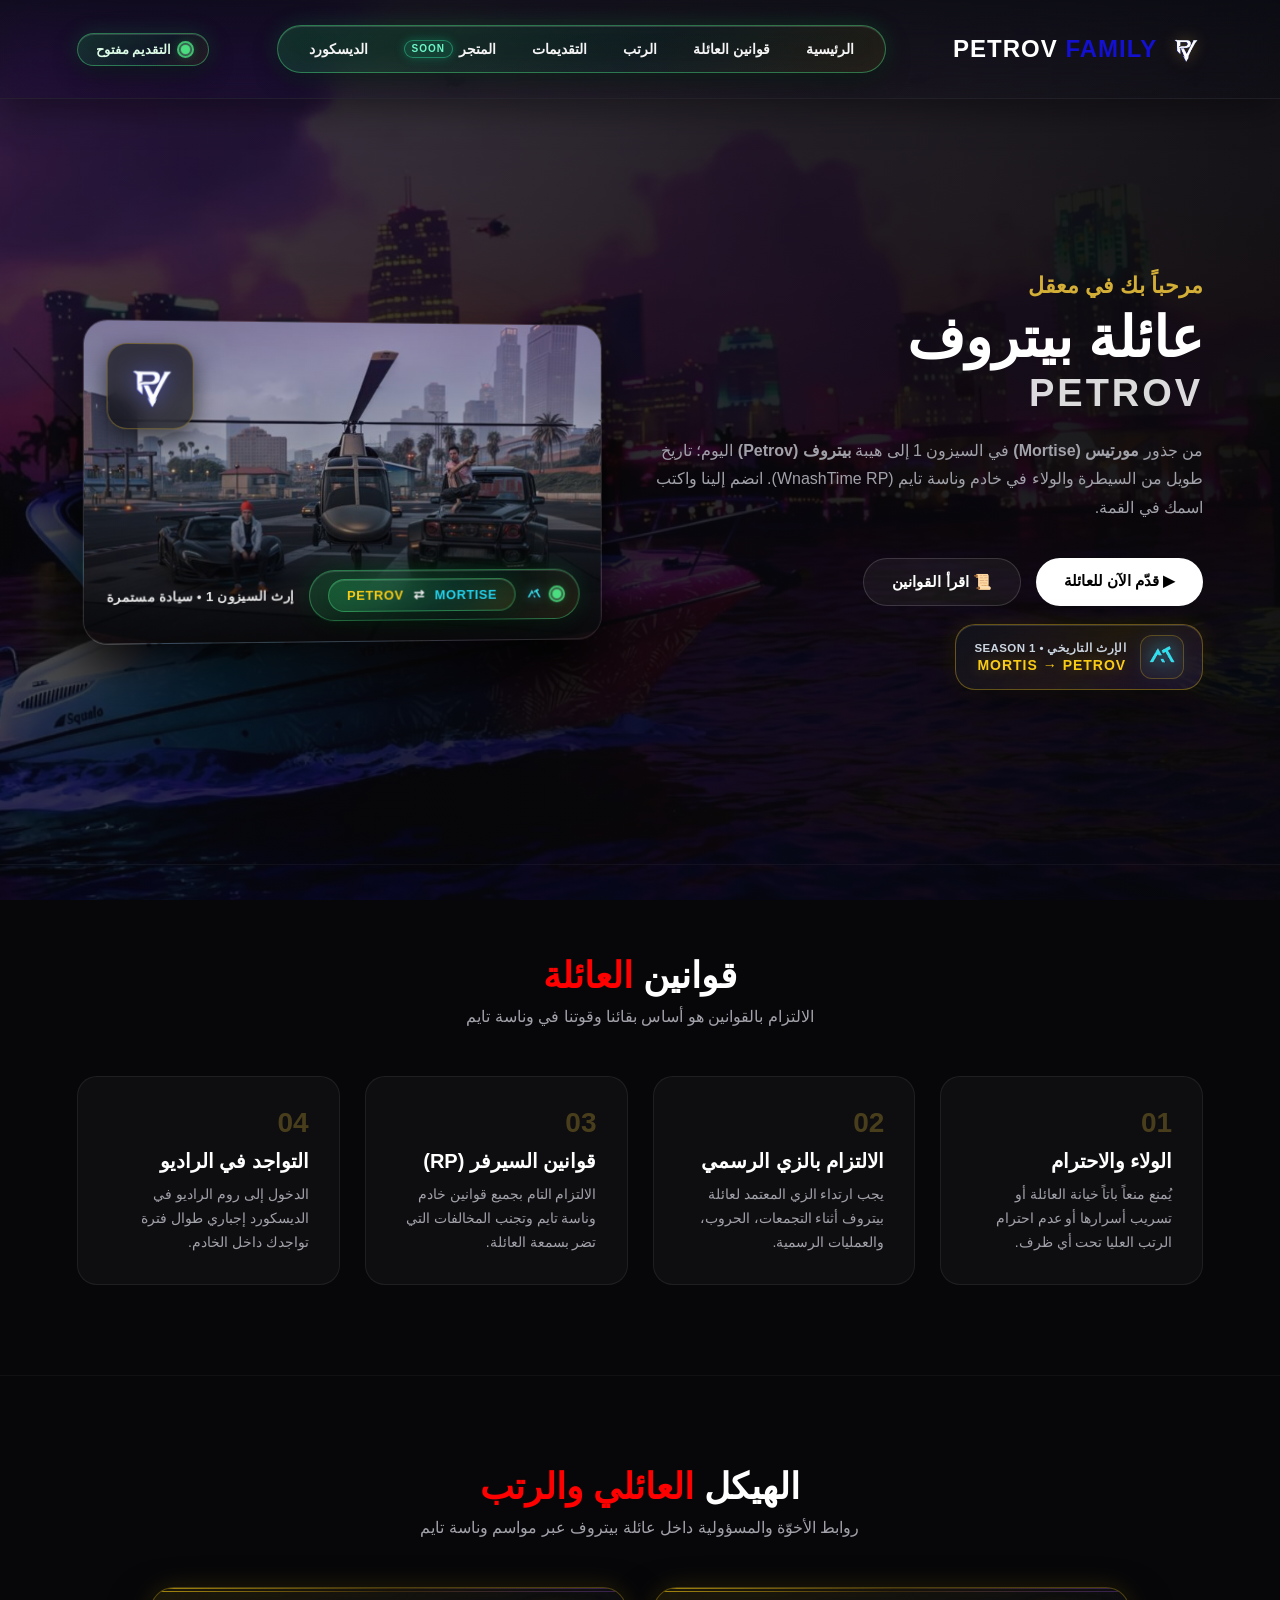
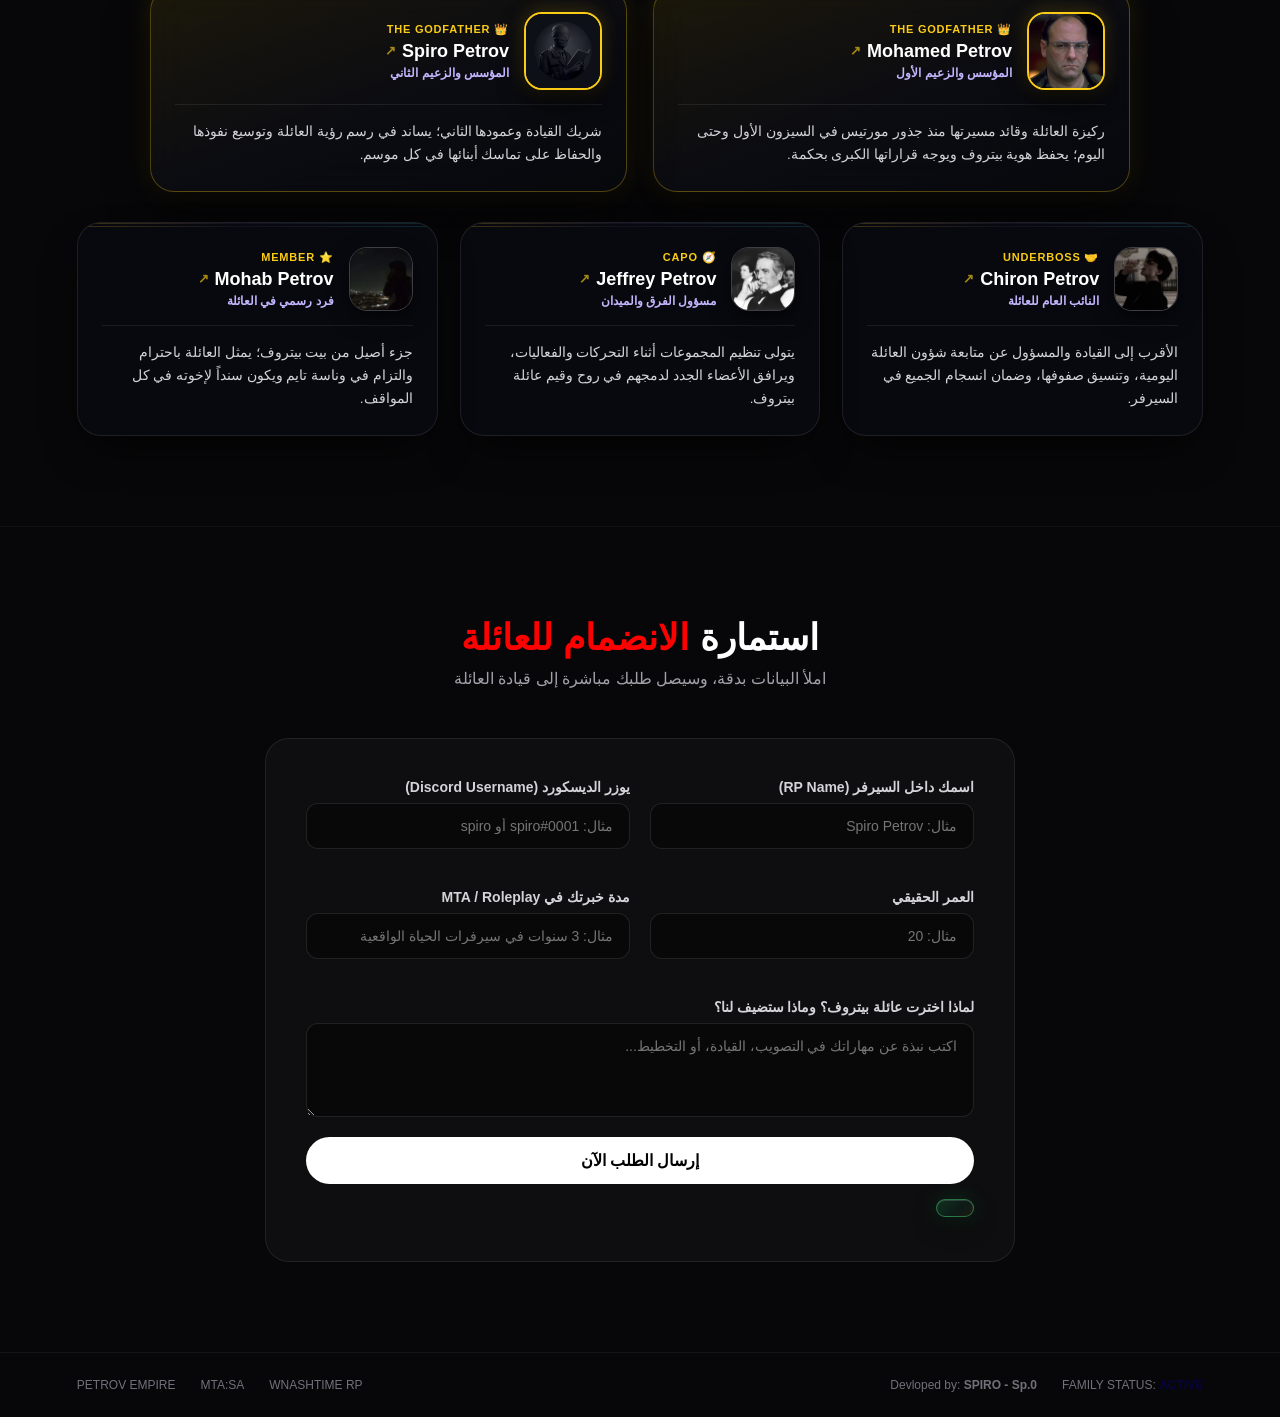
<file: index.html>
<!DOCTYPE html>
<html lang="ar" dir="rtl">
<head>
    <meta charset="UTF-8">
    <meta name="viewport" content="width=device-width, initial-scale=1.0">
    <title>Petrov Family | وناسة تايم</title>
    <link rel="icon" type="image/png" href="logo.png">
<link rel="shortcut icon" type="image/png" href="logo.png">
    <link rel="stylesheet" href="style.css?v=5">
</head>
<body>

    <!-- الشريط العلوي -->
    <header class="navbar">
        <div class="logo" style="display: flex; align-items: center; gap: 10px;">
            <img src="logo.png" alt="PV" style="height: 36px; filter: drop-shadow(0 0 8px rgba(212,175,55,0.4));">
            <div>PETROV <span>FAMILY</span></div>
        </div>
        <nav class="nav-pill">
            <a href="#home">الرئيسية</a>
            <a href="#rules">قوانين العائلة</a>
            <a href="#ranks">الرتب</a>
            <a href="#apply">التقديمات</a>
<a href="store.html" class="nav-store-link">المتجر <span class="nav-soon-badge">SOON</span></a>
            <a href="https://discord.gg/SfunzUr9v4" target="_blank">الديسكورد</a>
        </nav>

        <div class="status-badge">
            <span class="dot"></span> التقديم مفتوح
        </div>
    </header>

    <!-- الواجهة الرئيسية -->
    <section id="home" class="hero">
        <div class="hero-content">
            <p class="subtitle">مرحباً بك في معقل</p>
            <h1 class="title">عائلة بيتروف <span>PETROV</span></h1>
  <p class="description">
    من جذور <strong>مورتيس (Mortise)</strong> في السيزون 1 إلى هيبة <strong>بيتروف (Petrov)</strong> اليوم؛ 
    تاريخ طويل من السيطرة والولاء في خادم وناسة تايم (WnashTime RP). انضم إلينا واكتب اسمك في القمة.
</p>
            <div class="buttons">
                <a href="#apply" class="btn btn-primary">▶ قدّم الآن للعائلة</a>
                <a href="#rules" class="btn btn-secondary">📜 اقرأ القوانين</a>
            </div>
            <!-- شارة إرث مورتيس الإبداعية -->
            <div class="legacy-badge">
                <img src="Mortise-LOGO.png" alt="Mortis Legacy Logo">
                <div class="legacy-text">
                    <span>الإرث التاريخي • SEASON 1</span>
                    <strong>MORTIS → PETROV</strong>
                </div>
            </div>
        </div>

        <!-- القسم الأيسر: البطاقة السينمائية لليخت + شعار العائلة -->
        <div class="hero-media">
            <div class="media-card">
                <img src="yacht.jpg" alt="Petrov Family Yacht" class="bg-scene">
                <div class="media-overlay"></div>
                
                <!-- شعار PV العائم فوق المشهد -->
                <div class="floating-emblem">
                    <img src="logo.png" alt="PV Logo">
                </div>

                <!-- شريط معلومات أسفل البطاقة -->
<div class="media-caption">
    <div class="animated-legacy-pill">
        <span class="pulse-dot"></span>
        <img src="Mortise-LOGO.png" alt="Mortis" class="mini-mortis-logo">
        <div class="pill-labels">
            <span class="old-name">MORTISE</span>
            <span class="arrow-anim">⇄</span>
            <span class="new-name">PETROV</span>
        </div>
    </div>
    <p class="caption-short">إرث السيزون 1 • سيادة مستمرة</p>
</div>
    </section>

    <!-- قسم قوانين العائلة -->
    <section id="rules" class="section">
        <div class="section-header">
            <h2>قوانين <span>العائلة</span></h2>
            <p>الالتزام بالقوانين هو أساس بقائنا وقوتنا في وناسة تايم</p>
        </div>
        <div class="cards-grid">
            <div class="card">
                <span class="card-num">01</span>
                <h3>الولاء والاحترام</h3>
                <p>يُمنع منعاً باتاً خيانة العائلة أو تسريب أسرارها أو عدم احترام الرتب العليا تحت أي ظرف.</p>
            </div>
            <div class="card">
                <span class="card-num">02</span>
                <h3>الالتزام بالزي الرسمي</h3>
                <p>يجب ارتداء الزي المعتمد لعائلة بيتروف أثناء التجمعات، الحروب، والعمليات الرسمية.</p>
            </div>
            <div class="card">
                <span class="card-num">03</span>
                <h3>قوانين السيرفر (RP)</h3>
                <p>الالتزام التام بجميع قوانين خادم وناسة تايم وتجنب المخالفات التي تضر بسمعة العائلة.</p>
            </div>
            <div class="card">
                <span class="card-num">04</span>
                <h3>التواجد في الراديو</h3>
                <p>الدخول إلى روم الراديو في الديسكورد إجباري طوال فترة تواجدك داخل الخادم.</p>
            </div>
        </div>
    </section>

    <!-- قسم الرتب والقيادة -->
    <section id="ranks" class="section">
        <div class="section-header">
            <h2>الهيكل <span>العائلي والرتب</span></h2>
            <p>روابط الأخوّة والمسؤولية داخل عائلة بيتروف عبر مواسم وناسة تايم</p>
        </div>

        <!-- الصف الأول: الزعيمان (في القمة) -->
        <div class="leaders-grid">
            <!-- الزعيم الأول -->
            <div class="rank-card gold">
                <div class="rank-top">
                    <img src="godfather1.jpg" alt="The Godfather 1" class="rank-avatar">
                    <div class="rank-identity">
                        <span class="rank-badge">👑 THE GODFATHER</span>
<h3><a href="https://discord.com/users/948991733897777154" target="_blank" class="member-link">Mohamed Petrov <span class="link-arrow">↗</span></a></h3>                        <span class="rank-role-ar">المؤسس والزعيم الأول</span>
                    </div>
                </div>
                <p>ركيزة العائلة وقائد مسيرتها منذ جذور مورتيس في السيزون الأول وحتى اليوم؛ يحفظ هوية بيتروف ويوجه قراراتها الكبرى بحكمة.</p>
            </div>

            <!-- الزعيم الثاني -->
            <div class="rank-card gold">
                <div class="rank-top">
                    <img src="godfather2.jpg" alt="The Godfather 2" class="rank-avatar">
<div class="rank-identity">
    <span class="rank-badge">👑 THE GODFATHER</span>
<h3>
    <a href="https://discord.com/users/638713412532043797" target="_blank" class="member-link">
        Spiro Petrov <span class="link-arrow">↗</span>
    </a>
</h3>    <span class="rank-role-ar">المؤسس والزعيم الثاني</span>
</div>
                </div>
                <p>شريك القيادة وعمودها الثاني؛ يساند في رسم رؤية العائلة وتوسيع نفوذها والحفاظ على تماسك أبنائها في كل موسم.</p>
            </div>
        </div>

        <!-- الصف الثاني: بقية رتب العائلة -->
        <div class="ranks-grid">
            <!-- رتبة النائب -->
            <div class="rank-card">
                <div class="rank-top">
 <img src="underboss.jpg" alt="Underboss" class="rank-avatar">
<div class="rank-identity">
    <span class="rank-badge">🤝 UNDERBOSS</span>
<h3>
    <a href="https://discord.com/users/1251290637790347307" target="_blank" class="member-link">
        Chiron Petrov <span class="link-arrow">↗</span>
    </a>
</h3>    <span class="rank-role-ar">النائب العام للعائلة</span>
</div>
                </div>
                <p>الأقرب إلى القيادة والمسؤول عن متابعة شؤون العائلة اليومية، وتنسيق صفوفها، وضمان انسجام الجميع في السيرفر.</p>
            </div>

            <!-- رتبة قائد ميداني -->
            <div class="rank-card">
                <div class="rank-top">
                    <img src="capo.jpg" alt="Capo" class="rank-avatar">
                    <div class="rank-identity">
                        <span class="rank-badge">🧭 CAPO</span>
<h3>
    <a href="https://discord.com/users/895732342478487562" target="_blank" class="member-link">
        Jeffrey Petrov <span class="link-arrow">↗</span>
    </a>
</h3>                        <span class="rank-role-ar">مسؤول الفرق والميدان</span>
                    </div>
                </div>
                <p>يتولى تنظيم المجموعات أثناء التحركات والفعاليات، ويرافق الأعضاء الجدد لدمجهم في روح وقيم عائلة بيتروف.</p>
            </div>

            <!-- رتبة عضو رسمي -->
            <div class="rank-card">
                <div class="rank-top">
                    <img src="soldier.jpg" alt="Soldier" class="rank-avatar">
                    <div class="rank-identity">
                        <span class="rank-badge">⭐ MEMBER</span>
<h3>
    <a href="https://discord.com/users/822211211118116884" target="_blank" class="member-link">
        Mohab Petrov <span class="link-arrow">↗</span>
    </a>
</h3>                        <span class="rank-role-ar">فرد رسمي في العائلة</span>
                    </div>
                </div>
                <p>جزء أصيل من بيت بيتروف؛ يمثل العائلة باحترام والتزام في وناسة تايم ويكون سنداً لإخوته في كل المواقف.</p>
            </div>
        </div>
    </section>

    <!-- قسم التقديم التفاعلي -->
    <section id="apply" class="section">
        <div class="section-header">
            <h2>استمارة <span>الانضمام للعائلة</span></h2>
            <p>املأ البيانات بدقة، وسيصل طلبك مباشرة إلى قيادة العائلة</p>
        </div>

        <form id="applicationForm" class="apply-form">
            <div class="form-row">
                <div class="input-group">
                    <label>اسمك داخل السيرفر (RP Name)</label>
                    <input type="text" id="rpName" placeholder="مثال: Spiro Petrov" required>
                </div>
                <div class="input-group">
                    <label>يوزر الديسكورد (Discord Username)</label>
                    <input type="text" id="discordTag" placeholder="مثال: spiro#0001 أو spiro" required>
                </div>
            </div>

            <div class="form-row">
                <div class="input-group">
                    <label>العمر الحقيقي</label>
                    <input type="number" id="age" placeholder="مثال: 20" min="15" max="50" required>
                </div>
                <div class="input-group">
                    <label>مدة خبرتك في MTA / Roleplay</label>
                    <input type="text" id="experience" placeholder="مثال: 3 سنوات في سيرفرات الحياة الواقعية" required>
                </div>
            </div>

            <div class="input-group">
                <label>لماذا اخترت عائلة بيتروف؟ وماذا ستضيف لنا؟</label>
                <textarea id="reason" rows="4" placeholder="اكتب نبذة عن مهاراتك في التصويب، القيادة، أو التخطيط..." required></textarea>
            </div>

            <button type="submit" id="submitBtn" class="btn btn-primary full-btn">إرسال الطلب الآن</button>
            <p id="formStatus" class="form-status"></p>
        </form>
    </section>

    <!-- الشريط السفلي -->
    <footer class="bottom-bar">
        <div class="stats">
            <span>FAMILY STATUS: <strong class="online">ACTIVE</strong></span>
            <span>Devloped by: <strong>SPIRO - Sp.0</strong></span>
        </div>
        <div class="tags">
            <span>WNASHTIME RP</span>
            <span>MTA:SA</span>
            <span>PETROV EMPIRE</span>
        </div>
    </footer>

    <script src="script.js"></script>
</body>
</html>
</file>
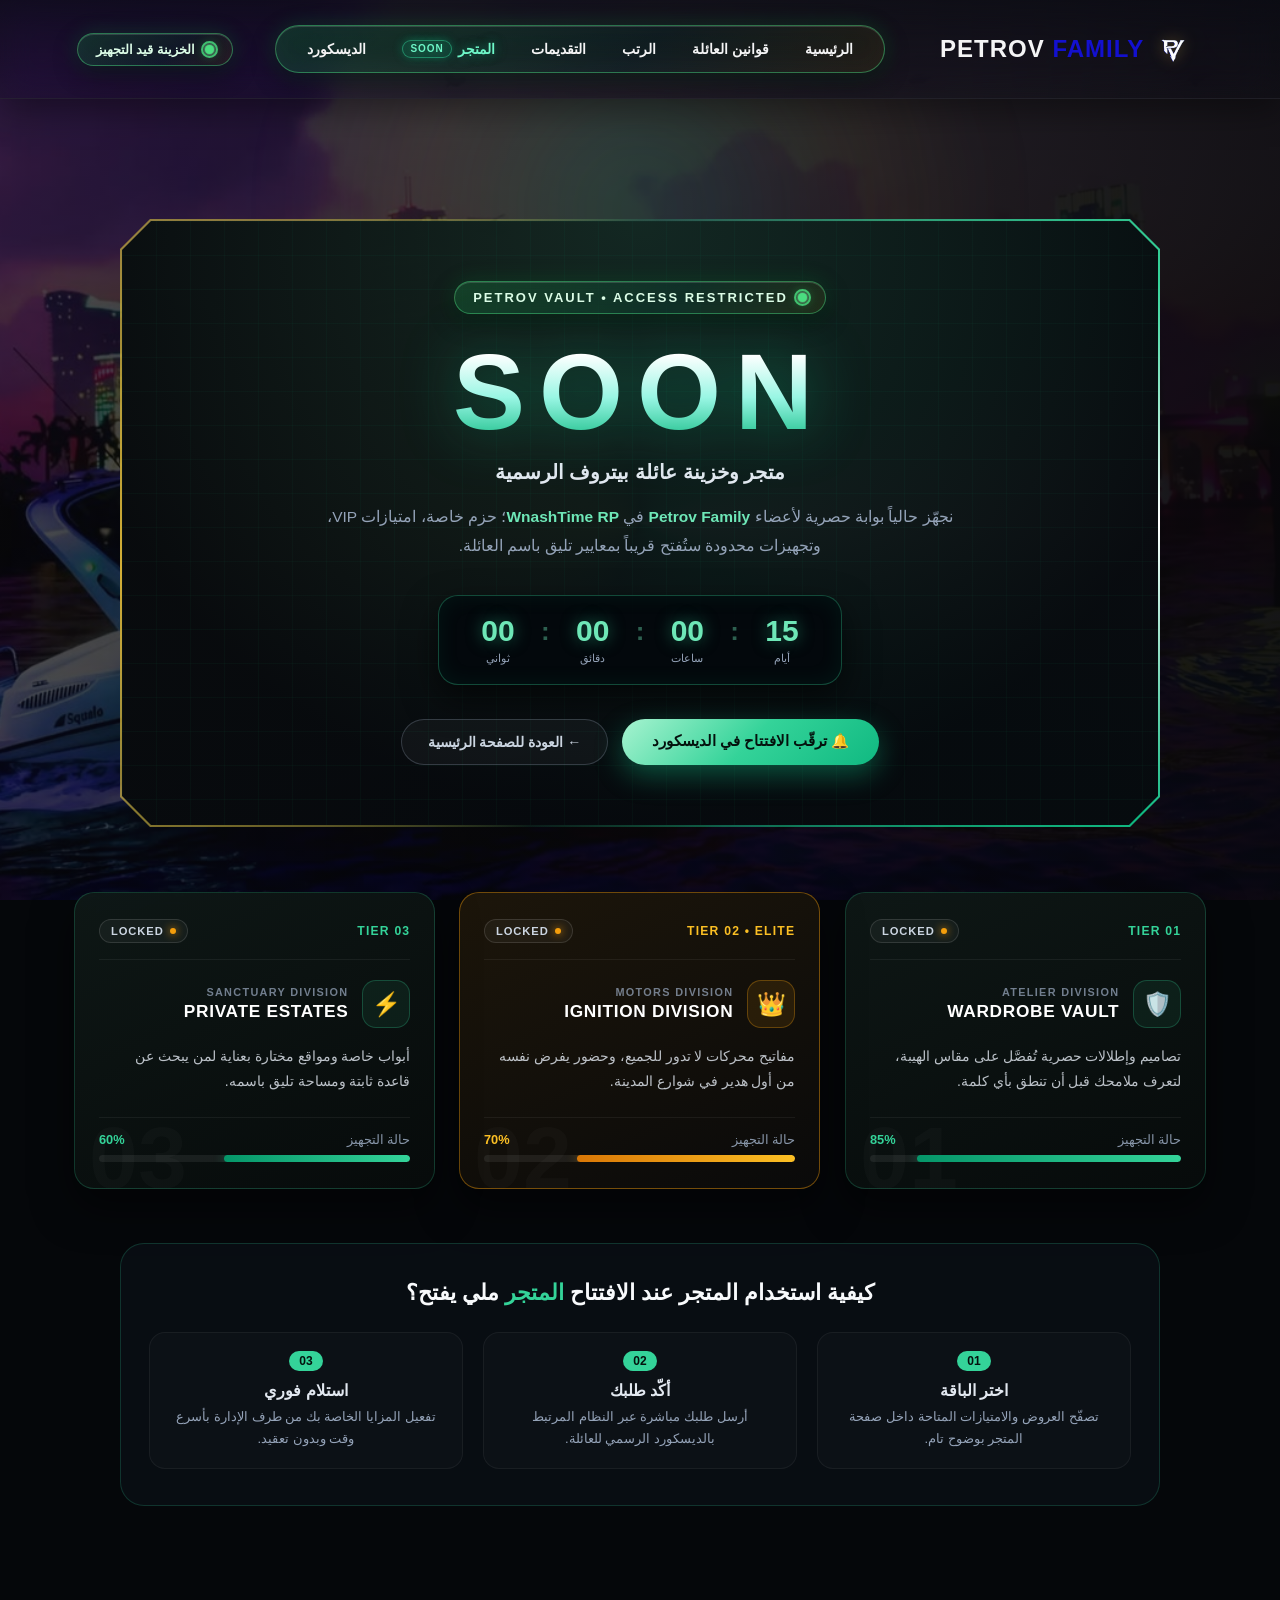
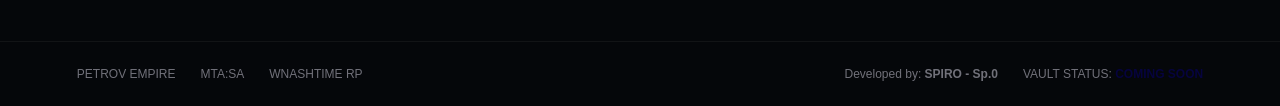
<file: store.html>
<!DOCTYPE html>
<html lang="ar" dir="rtl">
<head>
    <meta charset="UTF-8">
    <meta name="viewport" content="width=device-width, initial-scale=1.0">
    <title>Petrov Vault | متجر عائلة بيتروف</title>
    <link rel="icon" type="image/png" href="logo.png">
    <link rel="shortcut icon" type="image/png" href="logo.png">
  <link rel="stylesheet" href="style.css?v=11" />
</head>
<body class="store-page-body">

    <!-- الشريط العلوي الموحد -->
    <header class="navbar">
        <a href="index.html" class="logo" style="display: flex; align-items: center; gap: 10px; text-decoration: none;">
            <img src="logo.png" alt="PV" style="height: 36px; filter: drop-shadow(0 0 8px rgba(212,175,55,0.4));">
            <div>PETROV <span>FAMILY</span></div>
        </a>

        <nav class="nav-pill">
            <a href="index.html#home">الرئيسية</a>
            <a href="index.html#rules">قوانين العائلة</a>
            <a href="index.html#ranks">الرتب</a>
            <a href="index.html#apply">التقديمات</a>
            <a href="store.html" class="nav-store-link active-store-tab">المتجر <span class="nav-soon-badge">SOON</span></a>
            <a href="https://discord.gg/SfunzUr9v4" target="_blank">الديسكورد</a>
        </nav>

        <div class="status-badge vault-locked-badge">
            <span class="dot"></span> الخزينة قيد التجهيز
        </div>
    </header>

    <!-- الواجهة الرئيسية للمتجر -->
    <main class="vault-main">
        <div class="vault-ambient-glow"></div>

        <section class="vault-hero-wrapper">
            <div class="vault-frame-outer">
                <div class="vault-frame-inner">

                    <!-- شارة الحالة العلوية -->
                    <div class="vault-status-pill">
                        <span class="pulse-dot"></span>
                        <span>PETROV VAULT • ACCESS RESTRICTED</span>
                    </div>

                    <!-- العنوان العملاق -->
                    <h1 class="vault-giant-title">
                        <span class="glitch-text" data-text="SOON">SOON</span>
                        <small>متجر وخزينة عائلة بيتروف الرسمية</small>
                    </h1>

                    <p class="vault-subtitle">
                        نجهّز حالياً بوابة حصرية لأعضاء <strong>Petrov Family</strong> في <strong>WnashTime RP</strong>؛ 
                        حزم خاصة، امتيازات VIP، وتجهيزات محدودة ستُفتح قريباً بمعايير تليق باسم العائلة.
                    </p>

                    <!-- العداد التنازلي -->
                    <div class="vault-timer-box" id="petrovCountdown">
                        <div class="v-time">
                            <span id="cd-days">15</span>
                            <small>أيام</small>
                        </div>
                        <div class="v-sep">:</div>
                        <div class="v-time">
                            <span id="cd-hours">00</span>
                            <small>ساعات</small>
                        </div>
                        <div class="v-sep">:</div>
                        <div class="v-time">
                            <span id="cd-minutes">00</span>
                            <small>دقائق</small>
                        </div>
                        <div class="v-sep">:</div>
                        <div class="v-time">
                            <span id="cd-seconds">00</span>
                            <small>ثواني</small>
                        </div>
                    </div>

                    <!-- أزرار التحكم -->
                    <div class="vault-cta-group">
                        <a href="https://discord.gg/SfunzUr9v4" target="_blank" class="vault-btn-gold">
                            🔔 ترقّب الافتتاح في الديسكورد
                        </a>
                        <a href="index.html" class="vault-btn-ghost">
                            ← العودة للصفحة الرئيسية
                        </a>
                    </div>

                </div>
            </div>
        </section>
        <section class="pv-vault-section">
  <div class="tiers-grid" id="pvTiersGrid">
    <!-- TIER 01 -->
    <article class="tier-card" data-code="01">
      <div class="tier-spotlight" aria-hidden="true"></div>
      <div class="tier-top">
        <span class="tier-num">TIER 01</span>
        <span class="tier-badge"><span class="lock-dot"></span> LOCKED</span>
      </div>

      <div class="tier-header-row">
        <div class="tier-icon-box">🛡️</div>
        <div>
          <span class="tier-sub">ATELIER DIVISION</span>
          <h3 class="tier-title">WARDROBE VAULT</h3>
        </div>
      </div>

      <p class="tier-desc">
        تصاميم وإطلالات حصرية تُفصَّل على مقاس الهيبة، لتعرف ملامحك قبل أن تنطق بأي كلمة.
      </p>

      <div class="tier-footer">
        <div class="tier-meta">
          <span>حالة التجهيز</span>
          <strong class="tier-pct">85%</strong>
        </div>
        <div class="tier-progress">
          <div class="tier-bar" style="width: 85%;"></div>
        </div>
      </div>
    </article>

    <!-- TIER 02 -->
    <article class="tier-card tier-elite" data-code="02">
      <div class="tier-spotlight" aria-hidden="true"></div>
      <div class="tier-top">
        <span class="tier-num">TIER 02 • ELITE</span>
        <span class="tier-badge"><span class="lock-dot"></span> LOCKED</span>
      </div>

      <div class="tier-header-row">
        <div class="tier-icon-box">👑</div>
        <div>
          <span class="tier-sub">MOTORS DIVISION</span>
          <h3 class="tier-title">IGNITION DIVISION</h3>
        </div>
      </div>

      <p class="tier-desc">
        مفاتيح محركات لا تدور للجميع، وحضور يفرض نفسه من أول هدير في شوارع المدينة.
      </p>

      <div class="tier-footer">
        <div class="tier-meta">
          <span>حالة التجهيز</span>
          <strong class="tier-pct">70%</strong>
        </div>
        <div class="tier-progress">
          <div class="tier-bar" style="width: 70%;"></div>
        </div>
      </div>
    </article>

    <!-- TIER 03 -->
    <article class="tier-card" data-code="03">
      <div class="tier-spotlight" aria-hidden="true"></div>
      <div class="tier-top">
        <span class="tier-num">TIER 03</span>
        <span class="tier-badge"><span class="lock-dot"></span> LOCKED</span>
      </div>

      <div class="tier-header-row">
        <div class="tier-icon-box">⚡</div>
        <div>
          <span class="tier-sub">SANCTUARY DIVISION</span>
          <h3 class="tier-title">PRIVATE ESTATES</h3>
        </div>
      </div>

      <p class="tier-desc">
        أبواب خاصة ومواقع مختارة بعناية لمن يبحث عن قاعدة ثابتة ومساحة تليق باسمه.
      </p>

      <div class="tier-footer">
        <div class="tier-meta">
          <span>حالة التجهيز</span>
          <strong class="tier-pct">60%</strong>
        </div>
        <div class="tier-progress">
          <div class="tier-bar" style="width: 60%;"></div>
        </div>
      </div>
    </article>
  </div>
</section>

        <!-- قسم طريقة عمل المتجر (3 خطوات واضحة بدون تعقيد) -->
        <section class="vault-steps-section">
            <div class="vault-steps-box">
                <h3> كيفية استخدام المتجر عند الافتتاح <span>المتجر</span> ملي يفتح؟</h3>
                <div class="vault-steps-grid">
                    <div class="v-step">
                        <span class="v-step-num">01</span>
                        <h4>اختر الباقة</h4>
                        <p>تصفّح العروض والامتيازات المتاحة داخل صفحة المتجر بوضوح تام.</p>
                    </div>
                    <div class="v-step">
                        <span class="v-step-num">02</span>
                        <h4>أكّد طلبك</h4>
                        <p>أرسل طلبك مباشرة عبر النظام المرتبط بالديسكورد الرسمي للعائلة.</p>
                    </div>
                    <div class="v-step">
                        <span class="v-step-num">03</span>
                        <h4>استلام فوري</h4>
                        <p>تفعيل المزايا الخاصة بك من طرف الإدارة بأسرع وقت وبدون تعقيد.</p>
                    </div>
                </div>
            </div>
        </section>
    </main>

    <!-- الشريط السفلي الموحد -->
    <footer class="bottom-bar">
        <div class="stats">
            <span>VAULT STATUS: <strong class="online">COMING SOON</strong></span>
            <span>Developed by: <strong>SPIRO - Sp.0</strong></span>
        </div>
        <div class="tags">
            <span>WNASHTIME RP</span>
            <span>MTA:SA</span>
            <span>PETROV EMPIRE</span>
        </div>
    </footer>

    <script src="script.js?v=5"></script>
</body>
</body>
</html>
</file>
<file: style.css>
html {
    scroll-behavior: smooth;
}

* {
    margin: 0;
    padding: 0;
    box-sizing: border-box;
    font-family: 'Cairo', sans-serif;
}

body {
    background-color: #070709;
    background-image: 
        linear-gradient(to right, rgba(7, 7, 10, 0.72) 0%, rgba(7, 7, 10, 0.88) 65%, rgba(7, 7, 10, 0.94) 100%),
        url('bg-new.jpg'); /* غيّر الاسم هنا إلى اسم صورتك الجديدة */
    background-size: cover;
    background-position: center center;
    background-repeat: no-repeat;
    background-attachment: fixed;
    color: #ffffff;
    overflow-x: hidden;
}

/* الشريط العلوي */
.navbar {
    display: flex;
    justify-content: space-between;
    align-items: center;
    padding: 25px 6%;
    position: sticky;
    top: 0;
    z-index: 100;
    background: rgba(8, 8, 10, 0.8);
    backdrop-filter: blur(10px);
}

.logo {
    font-size: 24px;
    font-weight: 900;
    letter-spacing: 1px;
}

.logo span {
    color: #1310cf;
}

.nav-pill {
    background: rgba(255, 255, 255, 0.04);
    border: 1px solid rgba(255, 255, 255, 0.08);
    padding: 12px 30px;
    border-radius: 50px;
    display: flex;
    gap: 28px;
}

.nav-pill a {
    color: #b0b0b8;
    text-decoration: none;
    font-size: 14px;
    font-weight: 600;
    transition: 0.3s;
}

.nav-pill a:hover {
    color: #d4af37;
}

.status-badge {
    background: rgba(255, 255, 255, 0.05);
    border: 1px solid rgba(255, 255, 255, 0.1);
    padding: 8px 18px;
    border-radius: 30px;
    font-size: 13px;
    display: flex;
    align-items: center;
    gap: 8px;
}

.dot {
    width: 8px;
    height: 8px;
    background-color: #22c55e;
    border-radius: 50%;
    box-shadow: 0 0 10px #22c55e;
}

/* الواجهة الرئيسية */
.hero {
    display: flex;
    align-items: center;
    justify-content: space-between;
    padding: 40px 6%;
    min-height: 85vh;
}

.hero-content {
    max-width: 550px;
}

.subtitle {
    font-size: 22px;
    color: #d4af37;
    font-weight: 600;
    margin-bottom: 5px;
}

.title {
    font-size: 56px;
    font-weight: 900;
    line-height: 1.2;
    margin-bottom: 20px;
}

.title span {
    display: block;
    font-size: 38px;
    color: rgba(255, 255, 255, 0.85);
    letter-spacing: 3px;
}

.description {
    color: #a1a1aa;
    font-size: 16px;
    line-height: 1.8;
    margin-bottom: 35px;
}

.buttons {
    display: flex;
    gap: 15px;
}

.btn {
    padding: 14px 28px;
    border-radius: 50px;
    text-decoration: none;
    font-weight: 800;
    font-size: 15px;
    transition: all 0.3s ease;
    cursor: pointer;
    border: none;
}

.btn-primary {
    background-color: #ffffff;
    color: #000000;
}

.btn-primary:hover {
    background-color: #d4af37;
    transform: translateY(-3px);
}

.btn-secondary {
    background-color: rgba(255, 255, 255, 0.05);
    color: #ffffff;
    border: 1px solid rgba(255, 255, 255, 0.15);
}

.btn-secondary:hover {
    background-color: rgba(255, 255, 255, 0.12);
    transform: translateY(-3px);
}

/* حاوية المشهد والشعار على اليسار */
.hero-media {
    width: 48%;
    display: flex;
    justify-content: center;
    align-items: center;
    position: relative;
}

/* هالة نيون خلف البطاقة تناسب ألوان اليخت والذهب */
.hero-media::before {
    content: "";
    position: absolute;
    width: 480px;
    height: 300px;
    background: radial-gradient(circle, rgba(168, 85, 247, 0.25) 0%, rgba(212, 175, 55, 0.15) 50%, transparent 75%);
    filter: blur(35px);
    z-index: 1;
}

/* البطاقة السينمائية بمقاس 520x320 بكسل */
.media-card {
    position: relative;
    width: 520px;
    height: 320px;
    border-radius: 24px;
    overflow: hidden;
    border: 1px solid rgba(255, 255, 255, 0.15);
    box-shadow: 0 25px 50px rgba(0, 0, 0, 0.85),
                inset 0 0 20px rgba(255, 255, 255, 0.05);
    z-index: 2;
    transform: perspective(1000px) rotateY(4deg); /* ميلان ثلاثي الأبعاد فخم */
    transition: transform 0.5s ease, border-color 0.5s ease;
}

.media-card:hover {
    transform: perspective(1000px) rotateY(0deg) scale(1.02);
    border-color: #d4af37;
}

/* صورة اليخت داخل البطاقة */
.media-card .bg-scene {
    width: 100%;
    height: 100%;
    object-fit: cover;
    object-position: center;
    transition: transform 0.6s ease;
}

.media-card:hover .bg-scene {
    transform: scale(1.06);
}

/* تدرج لوني داكن لدمج الصورة وإبراز الشعار */
.media-overlay {
    position: absolute;
    inset: 0;
    background: linear-gradient(
        to top,
        rgba(7, 7, 9, 0.9) 0%,
        rgba(7, 7, 9, 0.2) 50%,
        rgba(168, 85, 247, 0.15) 100%
    );
}

/* شعار PV العائم في المنتصف/الأعلى مع حركة ناعمة */
.floating-emblem {
    position: absolute;
    top: 22px;
    left: 22px;
    width: 85px;
    height: 85px;
    background: rgba(10, 10, 14, 0.65);
    backdrop-filter: blur(10px);
    border: 1px solid rgba(212, 175, 55, 0.4);
    border-radius: 20px;
    display: flex;
    justify-content: center;
    align-items: center;
    padding: 12px;
    box-shadow: 0 10px 25px rgba(0, 0, 0, 0.6);
    animation: floatLogo 4s ease-in-out infinite;
}

.floating-emblem img {
    width: 100%;
    height: 100%;
    object-fit: contain;
    filter: drop-shadow(0 0 10px rgba(99, 102, 241, 0.6));
}

/* شريط المعلومات أسفل البطاقة */
.media-caption {
    position: absolute;
    bottom: 20px;
    right: 22px;
    left: 22px;
    display: flex;
    justify-content: space-between;
    align-items: center;
    z-index: 3;
}

.badge-tag {
    background: #d4af37;
    color: #000;
    font-size: 11px;
    font-weight: 900;
    padding: 4px 12px;
    border-radius: 20px;
    letter-spacing: 1px;
}

.media-caption p {
    font-size: 13px;
    font-weight: 600;
    color: rgba(255, 255, 255, 0.9);
}

/* حركة طفو ناعمة للشعار */
@keyframes floatLogo {
    0%, 100% { transform: translateY(0px); }
    50% { transform: translateY(-6px); }
}

.hero-image img {
    position: relative;
    z-index: 2;
    max-width: 340px;
    filter: drop-shadow(0 15px 35px rgba(0, 0, 0, 0.9));
}

/* الأقسام العامة */
.section {
    padding: 90px 6%;
    border-top: 1px solid rgba(255, 255, 255, 0.04);
}

.section-header {
    text-align: center;
    margin-bottom: 50px;
}

.section-header h2 {
    font-size: 36px;
    font-weight: 900;
    margin-bottom: 10px;
}

.section-header h2 span {
    color: #ff0000;
}

.section-header p {
    color: #a1a1aa;
    font-size: 16px;
}

/* بطاقات القوانين */
.cards-grid {
    display: grid;
    grid-template-columns: repeat(auto-fit, minmax(250px, 1fr));
    gap: 25px;
}

.card {
    background: rgba(255, 255, 255, 0.03);
    border: 1px solid rgba(255, 255, 255, 0.07);
    padding: 30px;
    border-radius: 20px;
    transition: 0.3s;
}

.card:hover {
    border-color: #ff0000;
    transform: translateY(-5px);
}

.card-num {
    font-size: 28px;
    font-weight: 900;
    color: rgba(212, 175, 55, 0.3);
    display: block;
    margin-bottom: 10px;
}

.card h3 {
    font-size: 20px;
    margin-bottom: 10px;
}

.card p {
    color: #a1a1aa;
    font-size: 14px;
    line-height: 1.7;
}

/* بطاقات الرتب */
.ranks-grid {
    display: grid;
    grid-template-columns: repeat(auto-fit, minmax(240px, 1fr));
    gap: 20px;
}

.rank-card {
    background: rgba(255, 255, 255, 0.02);
    border: 1px solid rgba(255, 255, 255, 0.08);
    padding: 25px;
    border-radius: 16px;
}

.rank-card.gold {
    border-color: rgba(212, 175, 55, 0.5);
    background: linear-gradient(145deg, rgba(212, 175, 55, 0.08), rgba(255, 255, 255, 0.02));
}

.rank-card h3 {
    font-size: 18px;
    margin-bottom: 10px;
    color: #257afa;
}

.rank-card p {
    color: #a1a1aa;
    font-size: 14px;
    line-height: 1.6;
}

/* استمارة التقديم */
.apply-form {
    max-width: 750px;
    margin: 0 auto;
    background: rgba(255, 255, 255, 0.03);
    border: 1px solid rgba(255, 255, 255, 0.08);
    padding: 40px;
    border-radius: 24px;
}

.form-row {
    display: grid;
    grid-template-columns: 1fr 1fr;
    gap: 20px;
    margin-bottom: 20px;
}

.input-group {
    display: flex;
    flex-direction: column;
    gap: 8px;
    margin-bottom: 20px;
}

.input-group label {
    font-size: 14px;
    font-weight: 600;
    color: #d4d4d8;
}

.input-group input,
.input-group textarea {
    background: rgba(0, 0, 0, 0.4);
    border: 1px solid rgba(255, 255, 255, 0.1);
    padding: 14px 16px;
    border-radius: 12px;
    color: #ffffff;
    font-size: 14px;
    outline: none;
    transition: 0.3s;
}

.input-group input:focus,
.input-group textarea:focus {
    border-color: #1809f0;
}

.full-btn {
    width: 100%;
    font-size: 16px;
}

.form-status {
    text-align: center;
    margin-top: 15px;
    font-weight: 600;
    font-size: 14px;
}

/* الشريط السفلي */
.bottom-bar {
    display: flex;
    justify-content: space-between;
    padding: 25px 6%;
    border-top: 1px solid rgba(255, 255, 255, 0.05);
    font-size: 12px;
    color: #71717a;
}

.stats, .tags {
    display: flex;
    gap: 25px;
}

.online {
    color: #07016396;
}
.legacy-badge {
    margin-top: 26px;
    display: inline-flex;
    align-items: center;
    gap: 14px;
    padding: 10px 18px;
    border-radius: 16px;
    background: rgba(12, 16, 22, 0.75);
    border: 1px solid rgba(34, 211, 238, 0.25);
    backdrop-filter: blur(12px);
    transition: all 0.35s ease;
    cursor: default;
}

.legacy-badge:hover {
    border-color: #22d3ee;
    box-shadow: 0 0 25px rgba(34, 211, 238, 0.25);
    transform: translateY(-2px);
}

.legacy-badge img {
    width: 42px;
    height: 42px;
    object-fit: contain;
    filter: drop-shadow(0 0 8px rgba(34, 211, 238, 0.65));
    transition: transform 0.35s ease;
}

.legacy-badge:hover img {
    transform: scale(1.1) rotate(-4deg);
}

.legacy-text {
    display: flex;
    flex-direction: column;
    text-align: right;
}

.legacy-text span {
    font-size: 11px;
    color: #94a3b8;
    font-weight: 600;
}

.legacy-text strong {
    font-size: 14px;
    color: #22d3ee;
    letter-spacing: 1px;
    font-weight: 800;
}
.animated-legacy-pill {
    display: inline-flex;
    align-items: center;
    gap: 8px;
    padding: 7px 14px;
    border-radius: 999px;
    background: rgba(12, 12, 16, 0.85);
    border: 1px solid rgba(255, 255, 255, 0.16);
    backdrop-filter: blur(10px);
    box-shadow: 0 8px 20px rgba(0, 0, 0, 0.55);
    transition: transform 0.35s ease, border-color 0.35s ease, box-shadow 0.35s ease;
    animation: pillFloat 3.2s ease-in-out infinite;
    cursor: default;
}

.animated-legacy-pill:hover {
    transform: translateY(-3px) scale(1.03);
    border-color: rgba(34, 211, 238, 0.55);
    box-shadow: 0 10px 25px rgba(34, 211, 238, 0.18);
}

/* نقطة مضيئة تنبض باستمرار */
.pulse-dot {
    width: 7px;
    height: 7px;
    border-radius: 50%;
    background: #22d3ee;
    box-shadow: 0 0 10px #22d3ee;
    animation: dotPulse 1.8s infinite ease-in-out;
}

/* شعار مورتيس المصغر بحركة خفيفة */
.mini-mortis-logo {
    width: 18px;
    height: 18px;
    object-fit: contain;
    filter: drop-shadow(0 0 6px rgba(34, 211, 238, 0.6));
    animation: logoWiggle 3.5s ease-in-out infinite;
}

.pill-labels {
    display: flex;
    align-items: center;
    gap: 6px;
    font-size: 11px;
    font-weight: 800;
    letter-spacing: 0.6px;
}

.old-name {
    color: #22d3ee;
}

.arrow-anim {
    color: #e4e4e7;
    display: inline-block;
    animation: arrowMove 1.6s ease-in-out infinite;
}

.new-name {
    color: #facc15;
}

/* الحركات الانسيابية */
@keyframes pillFloat {
    0%, 100% { transform: translateY(0px); }
    50% { transform: translateY(-3px); }
}

@keyframes dotPulse {
    0%, 100% { transform: scale(1); opacity: 1; }
    50% { transform: scale(1.45); opacity: 0.55; }
}

@keyframes logoWiggle {
    0%, 100% { transform: rotate(0deg) scale(1); }
    50% { transform: rotate(-8deg) scale(1.08); }
}

@keyframes arrowMove {
    0%, 100% { transform: translateX(0px); opacity: 0.7; }
    50% { transform: translateX(-2px); opacity: 1; }
}
.media-caption {
    position: absolute;
    bottom: 20px;
    right: 22px;
    left: 22px;
    display: flex;
    justify-content: space-between;
    align-items: center;
    gap: 12px;
    z-index: 3;
}

.caption-short {
    font-size: 12px;
    font-weight: 700;
    color: rgba(82, 159, 247, 0.85);
    letter-spacing: 0.3px;
    margin: 0;
    text-align: left;
    white-space: nowrap;
}
/* صف الزعيمين في الأعلى */
.leaders-grid {
    display: grid;
    grid-template-columns: repeat(auto-fit, minmax(320px, 1fr));
    gap: 24px;
    max-width: 920px;
    margin: 0 auto 28px auto;
}

/* تكبير صورة الزعيمين قليلاً لإعطائهما هيبة إضافية */
.leaders-grid .rank-avatar {
    width: 76px;
    height: 76px;
    border: 2px solid #d4af37;
    box-shadow: 0 0 20px rgba(212, 175, 55, 0.25);
}
/* إعادة ضبط شبكة الرتب الثلاث لتكون في صف متناسق */
.ranks-grid {
    display: grid !important;
    grid-template-columns: repeat(3, minmax(0, 1fr)) !important;
    gap: 22px !important;
    align-items: stretch !important;
}

/* ضبط البطاقة نفسها */
.ranks-grid .rank-card {
    padding: 22px !important;
    border-radius: 18px !important;
    display: flex !important;
    flex-direction: column !important;
    justify-content: flex-start !important;
    gap: 14px !important;
    overflow: hidden !important;
    min-width: 0 !important;
}

/* صف الصورة والاسم والرتبة داخل البطاقة */
.ranks-grid .rank-top {
    display: flex !important;
    flex-direction: row !important;
    align-items: center !important;
    gap: 14px !important;
    width: 100% !important;
}

/* تصغير الصورة لتصبح أفاتار مربع أنيق بحواف دائرية */
.ranks-grid .rank-avatar {
    width: 68px !important;
    height: 68px !important;
    min-width: 68px !important;
    max-width: 68px !important;
    min-height: 68px !important;
    max-height: 68px !important;
    border-radius: 14px !important;
    object-fit: cover !important;
    object-position: top center !important;
    display: block !important;
    flex-shrink: 0 !important;
}

/* ضبط النصوص بجانب الصورة */
.ranks-grid .rank-identity {
    display: flex !important;
    flex-direction: column !important;
    gap: 3px !important;
    min-width: 0 !important;
    flex: 1 !important;
}

.ranks-grid .rank-identity h3 {
    font-size: 17px !important;
    font-weight: 800 !important;
    margin: 0 !important;
    line-height: 1.3 !important;
}

.ranks-grid .rank-role-ar {
    font-size: 12px !important;
    font-weight: 700 !important;
    color: #d4af37 !important;
}

.ranks-grid .rank-card p {
    font-size: 13px !important;
    line-height: 1.65 !important;
    margin: 0 !important;
    color: #cbd5e1 !important;
}

/* تجاوب الشاشات المتوسطة والهواتف */
@media (max-width: 960px) {
    .ranks-grid {
        grid-template-columns: 1fr !important;
    }
}
/* =========================================
   إطارات وبطاقات الرتب - نسخة فاخرة وخارقة
   ========================================= */

.leaders-grid {
    display: grid !important;
    grid-template-columns: repeat(2, minmax(0, 1fr)) !important;
    gap: 26px !important;
    max-width: 980px !important;
    margin: 0 auto 30px auto !important;
}

.ranks-grid {
    display: grid !important;
    grid-template-columns: repeat(3, minmax(0, 1fr)) !important;
    gap: 22px !important;
    align-items: stretch !important;
}

/* البطاقة الأساسية الفاخرة */
.leaders-grid .rank-card,
.ranks-grid .rank-card {
    position: relative !important;
    background: linear-gradient(155deg, rgba(16, 17, 26, 0.88), rgba(7, 8, 12, 0.92)) !important;
    backdrop-filter: blur(16px) !important;
    -webkit-backdrop-filter: blur(16px) !important;
    border: 1px solid rgba(255, 255, 255, 0.12) !important;
    border-radius: 22px !important;
    padding: 24px !important;
    display: flex !important;
    flex-direction: column !important;
    gap: 16px !important;
    overflow: hidden !important;
    box-shadow: 0 14px 35px rgba(0, 0, 0, 0.65), inset 0 1px 0 rgba(255, 255, 255, 0.08) !important;
    transition: transform 0.35s cubic-bezier(0.22, 1, 0.36, 1),
                border-color 0.35s ease,
                box-shadow 0.35s ease !important;
}

/* خط إضاءة علوي ناعم داخل كل بطاقة */
.leaders-grid .rank-card::before,
.ranks-grid .rank-card::before {
    content: "" !important;
    position: absolute !important;
    top: 0 !important;
    left: 12% !important;
    right: 12% !important;
    height: 1.5px !important;
    background: linear-gradient(90deg, transparent, rgba(168, 85, 247, 0.65), rgba(250, 204, 21, 0.7), transparent) !important;
    opacity: 0.75 !important;
    transition: opacity 0.35s ease !important;
}

/* حركة الإطار والبطاقة عند مرور الماوس */
.leaders-grid .rank-card:hover,
.ranks-grid .rank-card:hover {
    transform: translateY(-6px) !important;
    border-color: rgba(250, 204, 21, 0.45) !important;
    box-shadow: 0 22px 45px rgba(0, 0, 0, 0.8),
                0 0 28px rgba(168, 85, 247, 0.18),
                inset 0 1px 0 rgba(255, 255, 255, 0.14) !important;
}

.leaders-grid .rank-card:hover::before,
.ranks-grid .rank-card:hover::before {
    opacity: 1 !important;
}

/* تمييز خاص لبطاقتي الزعيمين (THE GODFATHER) */
.leaders-grid .rank-card.gold {
    background: linear-gradient(150deg, rgba(250, 204, 21, 0.12), rgba(168, 85, 247, 0.08) 45%, rgba(8, 9, 14, 0.92) 100%) !important;
    border: 1px solid rgba(250, 204, 21, 0.42) !important;
    box-shadow: 0 18px 42px rgba(0, 0, 0, 0.75),
                0 0 26px rgba(250, 204, 21, 0.14) !important;
}

.leaders-grid .rank-card.gold::before {
    height: 2px !important;
    background: linear-gradient(90deg, transparent, #facc15, #f59e0b, transparent) !important;
    opacity: 1 !important;
}

.leaders-grid .rank-card.gold:hover {
    border-color: #facc15 !important;
    box-shadow: 0 24px 50px rgba(0, 0, 0, 0.85),
                0 0 35px rgba(250, 204, 21, 0.28) !important;
}

/* رأس البطاقة: الصورة + الاسم + الرتبة */
.leaders-grid .rank-top,
.ranks-grid .rank-top {
    display: flex !important;
    align-items: center !important;
    gap: 15px !important;
    padding-bottom: 14px !important;
    border-bottom: 1px solid rgba(255, 255, 255, 0.08) !important;
}

/* إطار صورة الشخصية (أفاتار) */
.ranks-grid .rank-avatar {
    width: 64px !important;
    height: 64px !important;
    min-width: 64px !important;
    max-width: 64px !important;
    min-height: 64px !important;
    max-height: 64px !important;
    border-radius: 16px !important;
    object-fit: cover !important;
    object-position: top center !important;
    border: 1.5px solid rgba(255, 255, 255, 0.22) !important;
    box-shadow: 0 8px 20px rgba(0, 0, 0, 0.65) !important;
    transition: transform 0.35s ease, border-color 0.35s ease, box-shadow 0.35s ease !important;
}

/* إطار صورة الزعيمين الأكبر والأفخم */
.leaders-grid .rank-avatar {
    width: 78px !important;
    height: 78px !important;
    min-width: 78px !important;
    max-width: 78px !important;
    min-height: 78px !important;
    max-height: 78px !important;
    border-radius: 18px !important;
    object-fit: cover !important;
    object-position: top center !important;
    border: 2px solid #facc15 !important;
    box-shadow: 0 10px 24px rgba(0, 0, 0, 0.75), 0 0 18px rgba(250, 204, 21, 0.25) !important;
    transition: transform 0.35s ease, box-shadow 0.35s ease !important;
}

.leaders-grid .rank-card:hover .rank-avatar,
.ranks-grid .rank-card:hover .rank-avatar {
    transform: scale(1.05) !important;
    border-color: #facc15 !important;
    box-shadow: 0 0 20px rgba(250, 204, 21, 0.3) !important;
}

/* النصوص داخل الهوية */
.leaders-grid .rank-identity,
.ranks-grid .rank-identity {
    display: flex !important;
    flex-direction: column !important;
    gap: 4px !important;
    min-width: 0 !important;
    flex: 1 !important;
}

.leaders-grid .rank-badge,
.ranks-grid .rank-badge {
    font-size: 11px !important;
    font-weight: 800 !important;
    letter-spacing: 0.8px !important;
    color: #facc15 !important;
}

.leaders-grid .rank-identity h3,
.ranks-grid .rank-identity h3 {
    font-size: 18px !important;
    font-weight: 900 !important;
    color: #ffffff !important;
    margin: 0 !important;
    line-height: 1.25 !important;
}

.leaders-grid .rank-role-ar,
.ranks-grid .rank-role-ar {
    font-size: 12px !important;
    font-weight: 700 !important;
    color: #c4b5fd !important;
}

/* وصف الرتبة */
.leaders-grid .rank-card p,
.ranks-grid .rank-card p {
    font-size: 13.5px !important;
    line-height: 1.7 !important;
    color: #d4d4d8 !important;
    margin: 0 !important;
}

/* التجاوب مع الشاشات المتوسطة والهواتف */
@media (max-width: 960px) {
    .leaders-grid,
    .ranks-grid {
        grid-template-columns: 1fr !important;
    }
}
/* تنسيق رابط البروفايل عند الضغط على اسم العضو */
.member-link {
    color: #ffffff !important;
    text-decoration: none !important;
    display: inline-flex !important;
    align-items: center !important;
    gap: 6px !important;
    transition: color 0.3s ease, text-shadow 0.3s ease !important;
    cursor: pointer !important;
}

.member-link .link-arrow {
    font-size: 13px !important;
    color: #facc15 !important;
    opacity: 0.65 !important;
    transition: transform 0.3s ease, opacity 0.3s ease !important;
}

.member-link:hover {
    color: #facc15 !important;
    text-shadow: 0 0 14px rgba(250, 204, 21, 0.45) !important;
}

.member-link:hover .link-arrow {
    opacity: 1 !important;
    transform: translate(2px, -2px) !important;
}
/* =========================================
   إطار معاصر فائق النقاء (Modern Rim UI)
   ========================================= */

.leaders-grid .rank-card,
.ranks-grid .rank-card {
    position: relative !important;
    background: rgba(11, 12, 18, 0.72) !important;
    backdrop-filter: blur(20px) saturate(140%) !important;
    -webkit-backdrop-filter: blur(20px) saturate(140%) !important;
    border-radius: 24px !important;
    border: 1px solid rgba(255, 255, 255, 0.09) !important;
    box-shadow: 0 20px 45px -15px rgba(0, 0, 0, 0.85) !important;
    transition: transform 0.35s cubic-bezier(0.16, 1, 0.3, 1),
                border-color 0.35s ease,
                box-shadow 0.35s ease,
                background 0.35s ease !important;
}

/* إزالة الخط العلوي القديم واستبداله بوهج حافة جانبي/علوي ناعم */
.leaders-grid .rank-card::before,
.ranks-grid .rank-card::before {
    content: "" !important;
    position: absolute !important;
    inset: 0 !important;
    border-radius: 24px !important;
    padding: 1px !important;
    background: linear-gradient(
        135deg,
        rgba(250, 204, 21, 0.35),
        rgba(168, 85, 247, 0.12) 45%,
        rgba(34, 211, 238, 0.25) 100%
    ) !important;
    -webkit-mask: linear-gradient(#fff 0 0) content-box, linear-gradient(#fff 0 0) !important;
    -webkit-mask-composite: xor !important;
    mask-composite: exclude !important;
    pointer-events: none !important;
    opacity: 0.65 !important;
    transition: opacity 0.35s ease !important;
}

.leaders-grid .rank-card:hover,
.ranks-grid .rank-card:hover {
    transform: translateY(-5px) !important;
    background: rgba(15, 16, 24, 0.84) !important;
    border-color: rgba(255, 255, 255, 0.18) !important;
    box-shadow: 0 25px 55px -12px rgba(0, 0, 0, 0.9),
                0 0 25px rgba(168, 85, 247, 0.16) !important;
}

.leaders-grid .rank-card:hover::before,
.ranks-grid .rank-card:hover::before {
    opacity: 1 !important;
}

/* لمسة معاصرة خاصة لبطاقتي الزعيمين */
.leaders-grid .rank-card.gold {
    background: linear-gradient(
        160deg,
        rgba(250, 204, 21, 0.09) 0%,
        rgba(12, 13, 20, 0.82) 55%,
        rgba(8, 9, 13, 0.9) 100%
    ) !important;
    border-color: rgba(250, 204, 21, 0.28) !important;
}

.leaders-grid .rank-card.gold::before {
    background: linear-gradient(
        135deg,
        rgba(250, 204, 21, 0.75),
        rgba(245, 158, 11, 0.2) 50%,
        rgba(168, 85, 247, 0.35) 100%
    ) !important;
    opacity: 0.85 !important;
}

.leaders-grid .rank-card.gold:hover {
    border-color: rgba(250, 204, 21, 0.55) !important;
    box-shadow: 0 26px 55px -12px rgba(0, 0, 0, 0.92),
                0 0 30px rgba(250, 204, 21, 0.2) !important;
}

/* تحسين حواف الصور لتطابق النعومة العصرية */
.leaders-grid .rank-avatar,
.ranks-grid .rank-avatar {
    border-radius: 18px !important;
}
/* =========================================================
   هيدر عصري زجاجي متدرج - إزالة السواد الناشف بالكامل
   ========================================================= */

header,
.site-header,
.topbar,
.navbar {
    position: sticky !important;
    top: 0 !important;
    z-index: 999 !important;
    background: linear-gradient(
        180deg,
        rgba(9, 10, 18, 0.72) 0%,
        rgba(9, 10, 18, 0.32) 100%
    ) !important;
    background-color: transparent !important;
    backdrop-filter: blur(18px) saturate(150%) !important;
    -webkit-backdrop-filter: blur(18px) saturate(150%) !important;
    border-bottom: 1px solid rgba(255, 255, 255, 0.08) !important;
    box-shadow: 0 12px 32px rgba(0, 0, 0, 0.38) !important;
}

/* إزالة أي خلفية سوداء صلبة داخل الهيدر */
header nav,
header ul,
.site-header nav,
.site-header .nav-links,
.nav-links {
    background: rgba(14, 15, 24, 0.55) !important;
    backdrop-filter: blur(16px) !important;
    -webkit-backdrop-filter: blur(16px) !important;
    border: 1px solid rgba(250, 204, 21, 0.22) !important;
    border-radius: 999px !important;
    padding: 6px 14px !important;
    box-shadow: 0 8px 24px rgba(0, 0, 0, 0.35),
                inset 0 1px 0 rgba(255, 255, 255, 0.08) !important;
}

header a,
.site-header a,
.nav-links a {
    color: #f4f4f5 !important;
    background: transparent !important;
    border-radius: 999px !important;
    padding: 6px 13px !important;
    transition: color 0.25s ease, background 0.25s ease !important;
}

header a:hover,
.site-header a:hover,
.nav-links a:hover {
    color: #facc15 !important;
    background: rgba(250, 204, 21, 0.12) !important;
}
/* =========================================================
   إجبار تطبيق التطوير على شارة "التقديم مفتوح"
   ========================================================= */

.status-pill,
.open-status,
.recruiting-pill,
.recruitment-badge,
[class*="status"],
[class*="pill"] {
    position: relative !important;
    display: inline-flex !important;
    align-items: center !important;
    gap: 10px !important;
    padding: 8px 18px !important;
    border-radius: 999px !important;
    background: linear-gradient(
        135deg,
        rgba(34, 197, 94, 0.2),
        rgba(16, 185, 129, 0.08) 60%,
        rgba(250, 204, 21, 0.08) 100%
    ) !important;
    border: 1px solid rgba(74, 222, 128, 0.45) !important;
    backdrop-filter: blur(14px) !important;
    -webkit-backdrop-filter: blur(14px) !important;
    color: #dcfce7 !important;
    font-size: 13px !important;
    font-weight: 800 !important;
    box-shadow: 0 8px 24px rgba(0, 0, 0, 0.45),
                0 0 22px rgba(34, 197, 94, 0.2),
                inset 0 1px 0 rgba(255, 255, 255, 0.14) !important;
    transition: transform 0.28s ease, box-shadow 0.28s ease, border-color 0.28s ease !important;
}

.status-pill:hover,
.open-status:hover,
.recruiting-pill:hover,
.recruitment-badge:hover,
[class*="status"]:hover,
[class*="pill"]:hover {
    transform: translateY(-2px) !important;
    border-color: rgba(74, 222, 128, 0.75) !important;
    box-shadow: 0 12px 28px rgba(0, 0, 0, 0.55),
                0 0 28px rgba(34, 197, 94, 0.32) !important;
}

.status-pill .status-dot,
[class*="status"] span[class*="dot"],
[class*="pill"] span[class*="dot"] {
    position: relative !important;
    width: 9px !important;
    height: 9px !important;
    min-width: 9px !important;
    border-radius: 50% !important;
    background: #4ade80 !important;
    box-shadow: 0 0 12px #22c55e, 0 0 4px #bbf7d0 !important;
}

.status-pill .status-dot::after,
[class*="status"] span[class*="dot"]::after,
[class*="pill"] span[class*="dot"]::after {
    content: "" !important;
    position: absolute !important;
    inset: -4px !important;
    border-radius: 50% !important;
    border: 2px solid rgba(74, 222, 128, 0.8) !important;
    animation: petrovPulseRing 2s cubic-bezier(0.16, 1, 0.3, 1) infinite !important;
    pointer-events: none !important;
}

@keyframes petrovPulseRing {
    0% {
        transform: scale(0.75);
        opacity: 0.9;
    }
    100% {
        transform: scale(2.15);
        opacity: 0;
    }
}
/* =========================================================
   فصل وتصميم شارة PETROV ⇄ MORTISE بشكل مستقل وفخم
   ========================================================= */

/* استهداف أي كبسولة أو عنصر يحتوي على PETROV أو MORTISE أو أيقونة MTA */
[class*="pill"]:has(svg),
[class*="status"]:has(svg),
.brand-switch,
.legacy-pill,
.mortis-pill,
.server-pill {
    background: linear-gradient(
        135deg,
        rgba(15, 17, 26, 0.85),
        rgba(250, 204, 21, 0.08) 50%,
        rgba(56, 189, 248, 0.1) 100%
    ) !important;
    border: 1px solid rgba(250, 204, 21, 0.32) !important;
    box-shadow: 0 10px 26px rgba(0, 0, 0, 0.55),
                0 0 20px rgba(56, 189, 248, 0.12),
                inset 0 1px 0 rgba(255, 255, 255, 0.1) !important;
    color: #f4f4f5 !important;
}

[class*="pill"]:has(svg):hover,
[class*="status"]:has(svg):hover,
.brand-switch:hover,
.legacy-pill:hover,
.mortis-pill:hover,
.server-pill:hover {
    border-color: rgba(250, 204, 21, 0.6) !important;
    box-shadow: 0 14px 32px rgba(0, 0, 0, 0.65),
                0 0 24px rgba(250, 204, 21, 0.2) !important;
}

/* إزالة النبض الأخضر إذا كان متصلاً بداخل شارة PETROV ⇄ MORTISE */
[class*="pill"]:has(svg) span[class*="dot"]::after,
[class*="status"]:has(svg) span[class*="dot"]::after {
    display: none !important;
    animation: none !important;
}
/* =========================================================
   تنسيق شارة الإرث التاريخي (.legacy-badge) بشكل مستقل وفخم
   ========================================================= */

.legacy-badge {
    display: inline-flex !important;
    align-items: center !important;
    gap: 14px !important;
    margin-top: 18px !important;
    padding: 10px 18px !important;
    border-radius: 20px !important;
    background: linear-gradient(
        135deg,
        rgba(17, 19, 30, 0.86),
        rgba(250, 204, 21, 0.08) 55%,
        rgba(168, 85, 247, 0.1) 100%
    ) !important;
    backdrop-filter: blur(16px) saturate(145%) !important;
    -webkit-backdrop-filter: blur(16px) saturate(145%) !important;
    border: 1px solid rgba(250, 204, 21, 0.34) !important;
    box-shadow: 0 14px 32px rgba(0, 0, 0, 0.55),
                0 0 22px rgba(250, 204, 21, 0.12),
                inset 0 1px 0 rgba(255, 255, 255, 0.12) !important;
    transition: transform 0.3s cubic-bezier(0.16, 1, 0.3, 1),
                border-color 0.3s ease,
                box-shadow 0.3s ease !important;
}

.legacy-badge:hover {
    transform: translateY(-3px) !important;
    border-color: rgba(250, 204, 21, 0.62) !important;
    box-shadow: 0 18px 38px rgba(0, 0, 0, 0.65),
                0 0 28px rgba(250, 204, 21, 0.22) !important;
}

.legacy-badge img {
    width: 44px !important;
    height: 44px !important;
    min-width: 44px !important;
    max-width: 44px !important;
    min-height: 44px !important;
    max-height: 44px !important;
    border-radius: 12px !important;
    object-fit: contain !important;
    background: rgba(255, 255, 255, 0.04) !important;
    padding: 4px !important;
    border: 1px solid rgba(250, 204, 21, 0.25) !important;
}

.legacy-badge .legacy-text {
    display: flex !important;
    flex-direction: column !important;
    gap: 2px !important;
    text-align: right !important;
}

.legacy-badge .legacy-text span {
    font-size: 11.5px !important;
    font-weight: 700 !important;
    color: #cbd5e1 !important;
    letter-spacing: 0.4px !important;
}

.legacy-badge .legacy-text strong {
    font-size: 14px !important;
    font-weight: 900 !important;
    letter-spacing: 1px !important;
    color: #facc15 !important;
    text-shadow: 0 0 14px rgba(250, 204, 21, 0.28) !important;
}
/* =========================================
   تعديل الإطارات والبطاقات في نسخة الهاتف
   ========================================= */
@media (max-width: 768px) {
  /* منع أي خروج أفقي للصفحة */
  html, body {
    overflow-x: hidden;
  }

  /* ضبط عرض الإطارات والحاويات العامة */
  .container,
  section,
  .card,
  .leader-card,
  .rank-card,
  .rule-card,
  .form-container,
  form {
    width: 100%;
    max-width: 100%;
    box-sizing: border-box;
    padding: 16px 14px;
    border-radius: 14px;
    border-width: 1px;
  }

  /* تحويل الشبكات (Grid) إلى عمود واحد منظم على الهاتف */
  .grid,
  .cards-grid,
  .leaders-grid,
  .ranks-grid,
  .rules-grid {
    display: grid;
    grid-template-columns: 1fr;
    gap: 14px;
    padding-inline: 12px;
  }

  /* تصغير الحواف والبادينغ لشارة Mortis -> Petrov على الهاتف */
  .legacy-badge {
    font-size: 0.78rem;
    padding: 6px 12px;
    border-radius: 10px;
    max-width: 92%;
    margin-inline: auto;
  }

  /* ضبط إطار الهيدر الزجاجي في الموبايل */
  header,
  nav {
    padding: 10px 14px;
    border-radius: 0 0 14px 14px;
  }
}
@media (max-width: 768px) {
  html, body {
    max-width: 100%;
    overflow-x: hidden;
  }

  /* ضبط الهيدر وشريط التنقل ليكون متناسقاً داخل عرض الهاتف */
  header,
  nav,
  .navbar,
  .nav-menu {
    width: 100%;
    max-width: 100%;
    box-sizing: border-box;
  }

  nav a,
  .navbar a,
  .nav-link {
    white-space: nowrap;
    font-size: 0.82rem;
    padding: 6px 10px;
  }

  /* منع النصوص والعناوين من الخروج خارج الإطار */
  h1, h2, h3, .hero-title, section, .hero {
    max-width: 100%;
    box-sizing: border-box;
    overflow-wrap: break-word;
  }

  h1, .hero-title {
    font-size: 1.6rem;
    line-height: 1.3;
  }
}
/* =========================================================
   PETROV VAULT STORE PAGE — ULTRA CYBER-LUXURY DESIGN
   ========================================================= */

@property --vault-angle {
  syntax: "<angle>";
  initial-value: 0deg;
  inherits: false;
}

.nav-store-link {
  display: inline-flex !important;
  align-items: center;
  gap: 6px;
}

.nav-store-link.active-store-tab {
  color: #6ef7c8 !important;
  text-shadow: 0 0 12px rgba(52, 211, 153, 0.5);
}

.nav-soon-badge {
  font-size: 10px;
  font-weight: 800;
  letter-spacing: 1px;
  padding: 2px 7px;
  border-radius: 999px;
  color: #6ef7c8;
  background: rgba(16, 185, 129, 0.16);
  border: 1px solid rgba(52, 211, 153, 0.5);
  box-shadow: 0 0 10px rgba(16, 185, 129, 0.35);
  line-height: 1.2;
}

.store-page-body {
  background-color: #05070a;
  color: #f3f6f8;
  min-height: 100vh;
  display: flex;
  flex-direction: column;
}

.vault-main {
  position: relative;
  flex: 1;
  padding: 120px 20px 70px;
  overflow: hidden;
}

.vault-ambient-glow {
  position: absolute;
  top: -120px;
  left: 50%;
  transform: translateX(-50%);
  width: 820px;
  height: 460px;
  background: radial-gradient(circle, rgba(16, 185, 129, 0.2) 0%, rgba(212, 175, 55, 0.08) 45%, transparent 72%);
  filter: blur(50px);
  pointer-events: none;
  z-index: 0;
}

.vault-hero-wrapper,
.vault-tiers-section,
.vault-steps-section {
  position: relative;
  z-index: 1;
  max-width: 1040px;
  margin: 0 auto 65px;
}

/* الإطار الخارجي المتوهج بزوايا مقصوصة */
.vault-frame-outer {
  position: relative;
  padding: 2px;
  background: conic-gradient(
    from var(--vault-angle),
    rgba(52, 211, 153, 0.15) 0deg,
    #34d399 65deg,
    #ffffff 90deg,
    #10b981 120deg,
    rgba(52, 211, 153, 0.1) 200deg,
    #d4af37 265deg,
    rgba(52, 211, 153, 0.15) 360deg
  );
  clip-path: polygon(
    30px 0%,
    calc(100% - 30px) 0%,
    100% 30px,
    100% calc(100% - 30px),
    calc(100% - 30px) 100%,
    30px 100%,
    0% calc(100% - 30px),
    0% 30px
  );
  animation: vaultBorderRotate 6s linear infinite;
  box-shadow: 0 30px 80px rgba(0, 0, 0, 0.85);
}

@keyframes vaultBorderRotate {
  to { --vault-angle: 360deg; }
}

.vault-frame-inner {
  position: relative;
  padding: 60px 32px;
  text-align: center;
  background:
    linear-gradient(rgba(16, 185, 129, 0.04) 1px, transparent 1px),
    linear-gradient(90deg, rgba(16, 185, 129, 0.04) 1px, transparent 1px),
    radial-gradient(circle at 50% 0%, rgba(18, 38, 33, 0.96), rgba(6, 9, 13, 0.99) 75%);
  background-size: 34px 34px, 34px 34px, 100% 100%;
  clip-path: polygon(
    29px 0%,
    calc(100% - 29px) 0%,
    100% 29px,
    100% calc(100% - 29px),
    calc(100% - 29px) 100%,
    29px 100%,
    0% calc(100% - 29px),
    0% 29px
  );
  overflow: hidden;
}

/* شعاع مسح ضوئي سينمائي */
.vault-frame-inner::after {
  content: "";
  position: absolute;
  top: -120%;
  left: -25%;
  width: 150%;
  height: 65%;
  background: linear-gradient(to bottom, transparent, rgba(52, 211, 153, 0.07), transparent);
  transform: rotate(-7deg);
  animation: vaultLaserSweep 5.5s ease-in-out infinite;
  pointer-events: none;
}

@keyframes vaultLaserSweep {
  0% { top: -110%; }
  55% { top: 130%; }
  100% { top: 130%; }
}

.vault-status-pill {
  display: inline-flex;
  align-items: center;
  gap: 10px;
  padding: 8px 20px;
  border-radius: 999px;
  font-size: 12px;
  font-weight: 800;
  letter-spacing: 2px;
  color: #8cfbe0;
  background: rgba(16, 185, 129, 0.12);
  border: 1px solid rgba(52, 211, 153, 0.4);
  margin-bottom: 24px;
}

.vault-status-pill .pulse-dot {
  width: 8px;
  height: 8px;
  border-radius: 50%;
  background: #34d399;
  box-shadow: 0 0 12px #34d399;
  animation: vaultPulse 1.5s infinite;
}

@keyframes vaultPulse {
  0%, 100% { transform: scale(1); opacity: 1; }
  50% { transform: scale(1.5); opacity: 0.45; }
}

.vault-giant-title {
  margin: 0;
}

.vault-giant-title span {
  display: block;
  font-size: clamp(60px, 11vw, 108px);
  font-weight: 900;
  letter-spacing: 14px;
  line-height: 1;
  background: linear-gradient(180deg, #ffffff 15%, #99f6e4 55%, #10b981 100%);
  -webkit-background-clip: text;
  background-clip: text;
  -webkit-text-fill-color: transparent;
  filter: drop-shadow(0 0 30px rgba(16, 185, 129, 0.45));
}

.vault-giant-title small {
  display: block;
  margin-top: 14px;
  font-size: 20px;
  font-weight: 700;
  color: #e2e8f0;
}

.vault-subtitle {
  max-width: 650px;
  margin: 18px auto 34px;
  font-size: 15.5px;
  line-height: 1.9;
  color: #94a3b8;
}

.vault-subtitle strong {
  color: #6ee7b7;
}

/* العداد التنازلي */
.vault-timer-box {
  display: inline-flex;
  align-items: center;
  justify-content: center;
  gap: 14px;
  padding: 18px 30px;
  border-radius: 20px;
  background: rgba(4, 8, 12, 0.92);
  border: 1px solid rgba(52, 211, 153, 0.32);
  box-shadow: inset 0 0 22px rgba(16, 185, 129, 0.08), 0 14px 34px rgba(0, 0, 0, 0.6);
  margin-bottom: 34px;
}

.v-time {
  min-width: 58px;
  text-align: center;
}

.v-time span {
  display: block;
  font-size: 30px;
  font-weight: 900;
  color: #6ee7b7;
  text-shadow: 0 0 16px rgba(52, 211, 153, 0.5);
  font-variant-numeric: tabular-nums;
}

.v-time small {
  font-size: 11px;
  color: #94a3b8;
}

.v-sep {
  font-size: 26px;
  font-weight: 800;
  color: rgba(110, 231, 183, 0.4);
  margin-bottom: 16px;
}

/* الأزرار */
.vault-cta-group {
  display: flex;
  flex-wrap: wrap;
  justify-content: center;
  gap: 14px;
}

.vault-btn-gold {
  padding: 14px 30px;
  border-radius: 999px;
  text-decoration: none;
  font-weight: 800;
  font-size: 14.5px;
  color: #04110d;
  background: linear-gradient(135deg, #a7f3d0 0%, #34d399 50%, #10b981 100%);
  box-shadow: 0 10px 28px rgba(16, 185, 129, 0.4);
  transition: transform 0.25s ease, box-shadow 0.25s ease;
}

.vault-btn-gold:hover {
  transform: translateY(-3px);
  box-shadow: 0 16px 36px rgba(16, 185, 129, 0.6);
}

.vault-btn-ghost {
  padding: 14px 26px;
  border-radius: 999px;
  text-decoration: none;
  font-weight: 700;
  font-size: 14px;
  color: #cbd5e1;
  background: rgba(255, 255, 255, 0.04);
  border: 1px solid rgba(148, 163, 184, 0.28);
  transition: all 0.25s ease;
}

.vault-btn-ghost:hover {
  color: #ffffff;
  border-color: rgba(52, 211, 153, 0.5);
  background: rgba(16, 185, 129, 0.08);
}

/* قسم البطاقات المقفلة */
.vault-section-head {
  text-align: center;
  margin-bottom: 34px;
}

.mini-kicker {
  display: inline-block;
  font-size: 11px;
  font-weight: 800;
  letter-spacing: 2px;
  color: #34d399;
  margin-bottom: 8px;
}

.vault-section-head h2 {
  font-size: 30px;
  margin: 0 0 8px;
  color: #ffffff;
}

.vault-section-head h2 span {
  color: #34d399;
}

.vault-section-head p {
  color: #94a3b8;
  font-size: 14.5px;
  margin: 0;
}

.vault-cards-grid {
  display: grid;
  grid-template-columns: repeat(3, minmax(0, 1fr));
  gap: 22px;
}

.vault-tier-card {
  position: relative;
  padding: 28px 22px;
  border-radius: 22px;
  background: linear-gradient(160deg, rgba(15, 22, 24, 0.92), rgba(8, 11, 16, 0.96));
  border: 1px solid rgba(52, 211, 153, 0.2);
  box-shadow: 0 18px 40px rgba(0, 0, 0, 0.55);
  transition: transform 0.3s ease, border-color 0.3s ease, box-shadow 0.3s ease;
}

.vault-tier-card:hover {
  transform: translateY(-7px);
  border-color: #34d399;
  box-shadow: 0 22px 48px rgba(0, 0, 0, 0.75), 0 0 28px rgba(16, 185, 129, 0.2);
}

.vault-tier-card.featured-tier {
  border-color: rgba(212, 175, 55, 0.45);
  background: linear-gradient(160deg, rgba(24, 22, 15, 0.94), rgba(9, 11, 15, 0.98));
}

.vault-tier-card.featured-tier:hover {
  border-color: #d4af37;
  box-shadow: 0 22px 48px rgba(0, 0, 0, 0.75), 0 0 28px rgba(212, 175, 55, 0.22);
}

.tier-top {
  display: flex;
  justify-content: space-between;
  align-items: center;
  margin-bottom: 18px;
}

.tier-code {
  font-size: 11px;
  font-weight: 800;
  letter-spacing: 1.5px;
  color: #6ee7b7;
}

.featured-tier .tier-code {
  color: #f3d06b;
}

.tier-lock {
  font-size: 11px;
  font-weight: 700;
  padding: 3px 10px;
  border-radius: 999px;
  background: rgba(255, 255, 255, 0.05);
  color: #94a3b8;
}

.tier-icon {
  font-size: 32px;
  margin-bottom: 12px;
}

.vault-tier-card h3 {
  margin: 0 0 10px;
  font-size: 18px;
  letter-spacing: 1px;
  color: #f8fafc;
}

.vault-tier-card p {
  font-size: 13.5px;
  line-height: 1.75;
  color: #94a3b8;
  margin: 0 0 20px;
}

.tier-bar {
  width: 100%;
  height: 6px;
  border-radius: 999px;
  background: rgba(255, 255, 255, 0.07);
  overflow: hidden;
  margin-bottom: 8px;
}

.tier-bar span {
  display: block;
  height: 100%;
  border-radius: 999px;
  background: linear-gradient(90deg, #10b981, #6ee7b7);
}

.featured-tier .tier-bar span {
  background: linear-gradient(90deg, #b8860b, #f3d06b);
}

.tier-progress-text {
  font-size: 11.5px;
  color: #64748b;
}

/* قسم الخطوات الثلاث */
.vault-steps-box {
  padding: 36px 28px;
  border-radius: 24px;
  background: rgba(10, 15, 20, 0.85);
  border: 1px solid rgba(52, 211, 153, 0.2);
  text-align: center;
}

.vault-steps-box h3 {
  margin: 0 0 26px;
  font-size: 22px;
  color: #f8fafc;
}

.vault-steps-box h3 span {
  color: #34d399;
}

.vault-steps-grid {
  display: grid;
  grid-template-columns: repeat(3, minmax(0, 1fr));
  gap: 20px;
}

.v-step {
  padding: 18px;
  border-radius: 16px;
  background: rgba(255, 255, 255, 0.02);
  border: 1px solid rgba(255, 255, 255, 0.05);
}

.v-step-num {
  display: inline-block;
  font-size: 12px;
  font-weight: 900;
  color: #04110d;
  background: #34d399;
  padding: 3px 10px;
  border-radius: 999px;
  margin-bottom: 10px;
}

.v-step h4 {
  margin: 0 0 6px;
  font-size: 16px;
  color: #e2e8f0;
}

.v-step p {
  margin: 0;
  font-size: 13px;
  line-height: 1.7;
  color: #94a3b8;
}

@media (max-width: 820px) {
  .vault-cards-grid,
  .vault-steps-grid {
    grid-template-columns: 1fr;
  }

  .vault-frame-inner {
    padding: 42px 18px;
  }

  .vault-timer-box {
    gap: 8px;
    padding: 14px 16px;
  }

  .v-time {
    min-width: 44px;
  }

  .v-time span {
    font-size: 22px;
  }
}
/* ===== PETROV VAULT MODERN TIERS ===== */
.pv-vault-section {
  width: 100%;
  max-width: 1180px;
  margin: 36px auto 54px;
  padding: 0 24px;
  box-sizing: border-box;
}

.tiers-grid {
  display: grid !important;
  grid-template-columns: repeat(3, minmax(0, 1fr)) !important;
  gap: 24px !important;
  align-items: stretch;
}

.tiers-grid .tier-card {
  position: relative;
  display: flex;
  flex-direction: column;
  justify-content: space-between;
  overflow: hidden;
  background: linear-gradient(155deg, rgba(15, 25, 23, 0.92) 0%, rgba(7, 11, 11, 0.98) 100%) !important;
  border: 1px solid rgba(52, 211, 153, 0.22) !important;
  border-radius: 20px !important;
  padding: 26px 24px !important;
  box-shadow: 0 18px 40px rgba(0, 0, 0, 0.5) !important;
  backdrop-filter: blur(14px);
  box-sizing: border-box;
  transition: transform 0.35s cubic-bezier(0.22, 1, 0.36, 1), border-color 0.35s ease, box-shadow 0.35s ease !important;
}

/* رقم خلفية خفيف يعطي عمق عصري */
.tiers-grid .tier-card::after {
  content: attr(data-code);
  position: absolute;
  bottom: -14px;
  left: 14px;
  font-size: 5.5rem;
  font-weight: 900;
  line-height: 1;
  color: rgba(255, 255, 255, 0.025);
  pointer-events: none;
  user-select: none;
}

.tiers-grid .tier-card:hover {
  transform: translateY(-7px);
  border-color: rgba(52, 211, 153, 0.65) !important;
  box-shadow: 0 22px 45px rgba(16, 185, 129, 0.16) !important;
}

/* البطاقة الوسطى المميزة ELITE */
.tiers-grid .tier-card.tier-elite {
  background: linear-gradient(155deg, rgba(30, 23, 11, 0.94) 0%, rgba(10, 10, 10, 0.98) 100%) !important;
  border-color: rgba(245, 158, 11, 0.42) !important;
}

.tiers-grid .tier-card.tier-elite:hover {
  border-color: rgba(251, 191, 36, 0.85) !important;
  box-shadow: 0 22px 45px rgba(245, 158, 11, 0.2) !important;
}

.tiers-grid .tier-top {
  display: flex;
  align-items: center;
  justify-content: space-between;
  gap: 10px;
  padding-bottom: 16px;
  margin-bottom: 20px;
  border-bottom: 1px solid rgba(255, 255, 255, 0.06);
}

.tiers-grid .tier-num {
  font-size: 0.76rem;
  font-weight: 800;
  letter-spacing: 0.1em;
  color: #34d399;
}

.tiers-grid .tier-elite .tier-num {
  color: #fbbf24;
}

.tiers-grid .tier-badge {
  display: inline-flex;
  align-items: center;
  gap: 6px;
  font-size: 0.7rem;
  font-weight: 700;
  letter-spacing: 0.08em;
  padding: 5px 11px;
  border-radius: 999px;
  background: rgba(255, 255, 255, 0.04);
  border: 1px solid rgba(255, 255, 255, 0.12);
  color: #cbd5e1;
}

.tiers-grid .lock-dot {
  width: 6px;
  height: 6px;
  border-radius: 50%;
  background: #f59e0b;
  box-shadow: 0 0 8px #f59e0b;
}

.tiers-grid .tier-header-row {
  display: flex;
  align-items: center;
  gap: 14px;
  margin-bottom: 16px;
  text-align: right;
}

.tiers-grid .tier-icon-box {
  width: 48px;
  height: 48px;
  flex-shrink: 0;
  display: flex;
  align-items: center;
  justify-content: center;
  font-size: 1.45rem;
  border-radius: 14px;
  background: rgba(52, 211, 153, 0.08);
  border: 1px solid rgba(52, 211, 153, 0.25);
}

.tiers-grid .tier-elite .tier-icon-box {
  background: rgba(245, 158, 11, 0.1);
  border-color: rgba(245, 158, 11, 0.3);
}

.tiers-grid .tier-sub {
  display: block;
  font-size: 0.68rem;
  font-weight: 700;
  letter-spacing: 0.12em;
  color: rgba(148, 163, 184, 0.75);
  margin-bottom: 3px;
}

.tiers-grid .tier-title {
  margin: 0;
  font-size: 1.08rem;
  font-weight: 800;
  letter-spacing: 0.04em;
  color: #ffffff;
}

.tiers-grid .tier-desc {
  margin: 0 0 24px;
  font-size: 0.88rem;
  line-height: 1.75;
  color: rgba(226, 232, 240, 0.82);
  text-align: right;
}

.tiers-grid .tier-footer {
  margin-top: auto;
  padding-top: 14px;
  border-top: 1px solid rgba(255, 255, 255, 0.06);
}

.tiers-grid .tier-meta {
  display: flex;
  align-items: center;
  justify-content: space-between;
  font-size: 0.8rem;
  color: rgba(148, 163, 184, 0.9);
  margin-bottom: 8px;
}

.tiers-grid .tier-pct {
  color: #34d399;
  font-weight: 800;
}

.tiers-grid .tier-elite .tier-pct {
  color: #fbbf24;
}

.tiers-grid .tier-progress {
  width: 100%;
  height: 7px;
  border-radius: 999px;
  background: rgba(255, 255, 255, 0.07);
  overflow: hidden;
}

.tiers-grid .tier-bar {
  width: 0%;
  height: 100%;
  border-radius: 999px;
  background: linear-gradient(90deg, #059669, #34d399);
  box-shadow: 0 0 12px rgba(52, 211, 153, 0.45);
  transition: width 1.1s cubic-bezier(0.22, 1, 0.36, 1);
}

.tiers-grid .tier-elite .tier-bar {
  background: linear-gradient(90deg, #d97706, #fbbf24);
  box-shadow: 0 0 12px rgba(251, 191, 36, 0.45);
}

@media (max-width: 960px) {
  .tiers-grid {
    grid-template-columns: 1fr !important;
  }
}
/* ===== MAGNETIC SPOTLIGHT + MICRO-ZOOM ===== */
.tiers-grid {
  --mx: 50%;
  --my: 50%;
}

.tiers-grid .tier-card {
  --spot-color: rgba(52, 211, 153, 0.16);
  transform-origin: center center;
  will-change: transform, opacity, border-color;
}

.tiers-grid .tier-card.tier-elite {
  --spot-color: rgba(251, 191, 36, 0.18);
}

.tiers-grid .tier-spotlight {
  position: absolute;
  inset: 0;
  background: radial-gradient(
    260px circle at var(--mx, 50%) var(--my, 50%),
    var(--spot-color),
    transparent 70%
  );
  opacity: 0;
  pointer-events: none;
  transition: opacity 0.28s ease;
  z-index: 1;
}

.tiers-grid .tier-card > *:not(.tier-spotlight) {
  position: relative;
  z-index: 2;
}

.tiers-grid .tier-icon-box {
  transition: transform 0.3s cubic-bezier(0.22, 1, 0.36, 1), box-shadow 0.3s ease;
}

/* ملي الماوس داخل الشبكة ولكن ماشي على هاد الخانة */
.tiers-grid.is-hovering .tier-card:not(:hover) {
  opacity: 0.74;
  transform: scale(0.985);
}

/* ملي الماوس فوق الخانة */
.tiers-grid .tier-card:hover {
  opacity: 1 !important;
  transform: translateY(-6px) scale(1.025) !important;
  border-color: rgba(52, 211, 153, 0.72) !important;
}

.tiers-grid .tier-card.tier-elite:hover {
  border-color: rgba(251, 191, 36, 0.88) !important;
}

.tiers-grid .tier-card:hover .tier-spotlight {
  opacity: 1;
}

.tiers-grid .tier-card:hover .tier-icon-box {
  transform: scale(1.08);
}
</file>
